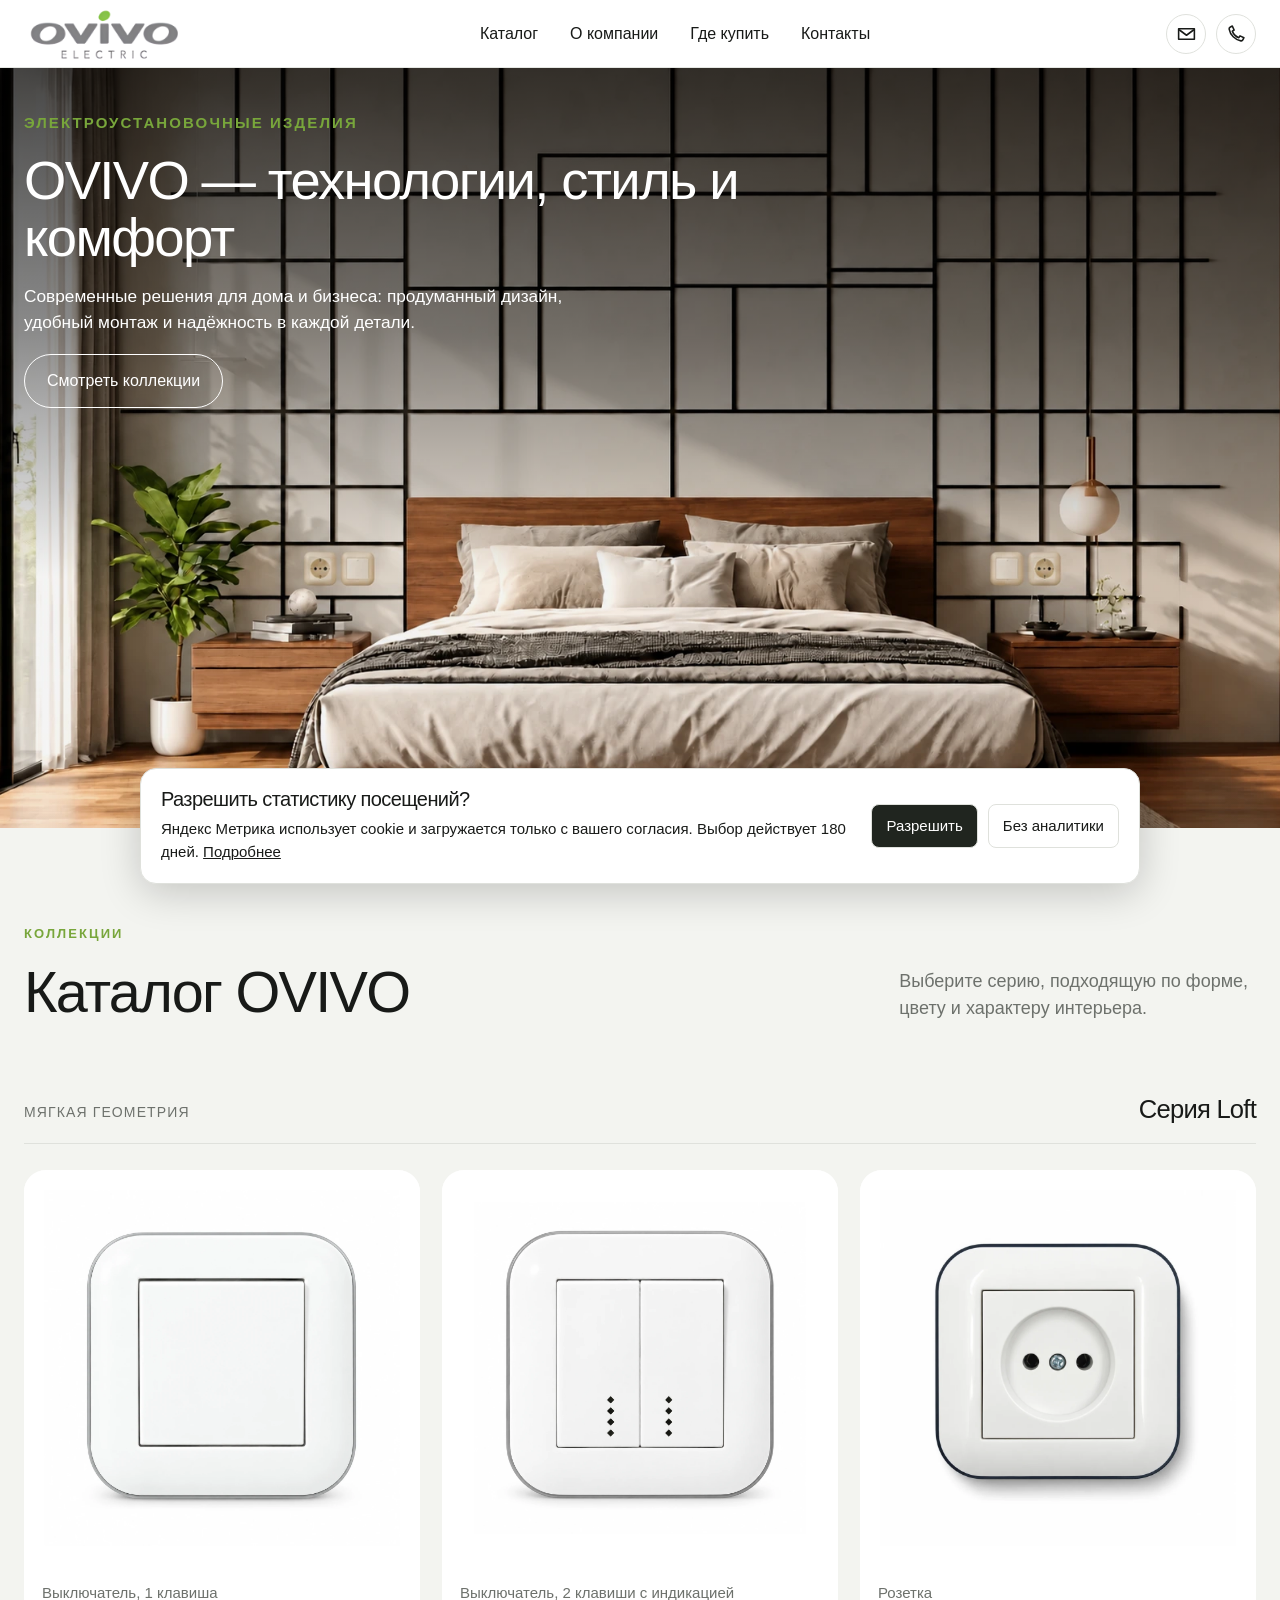
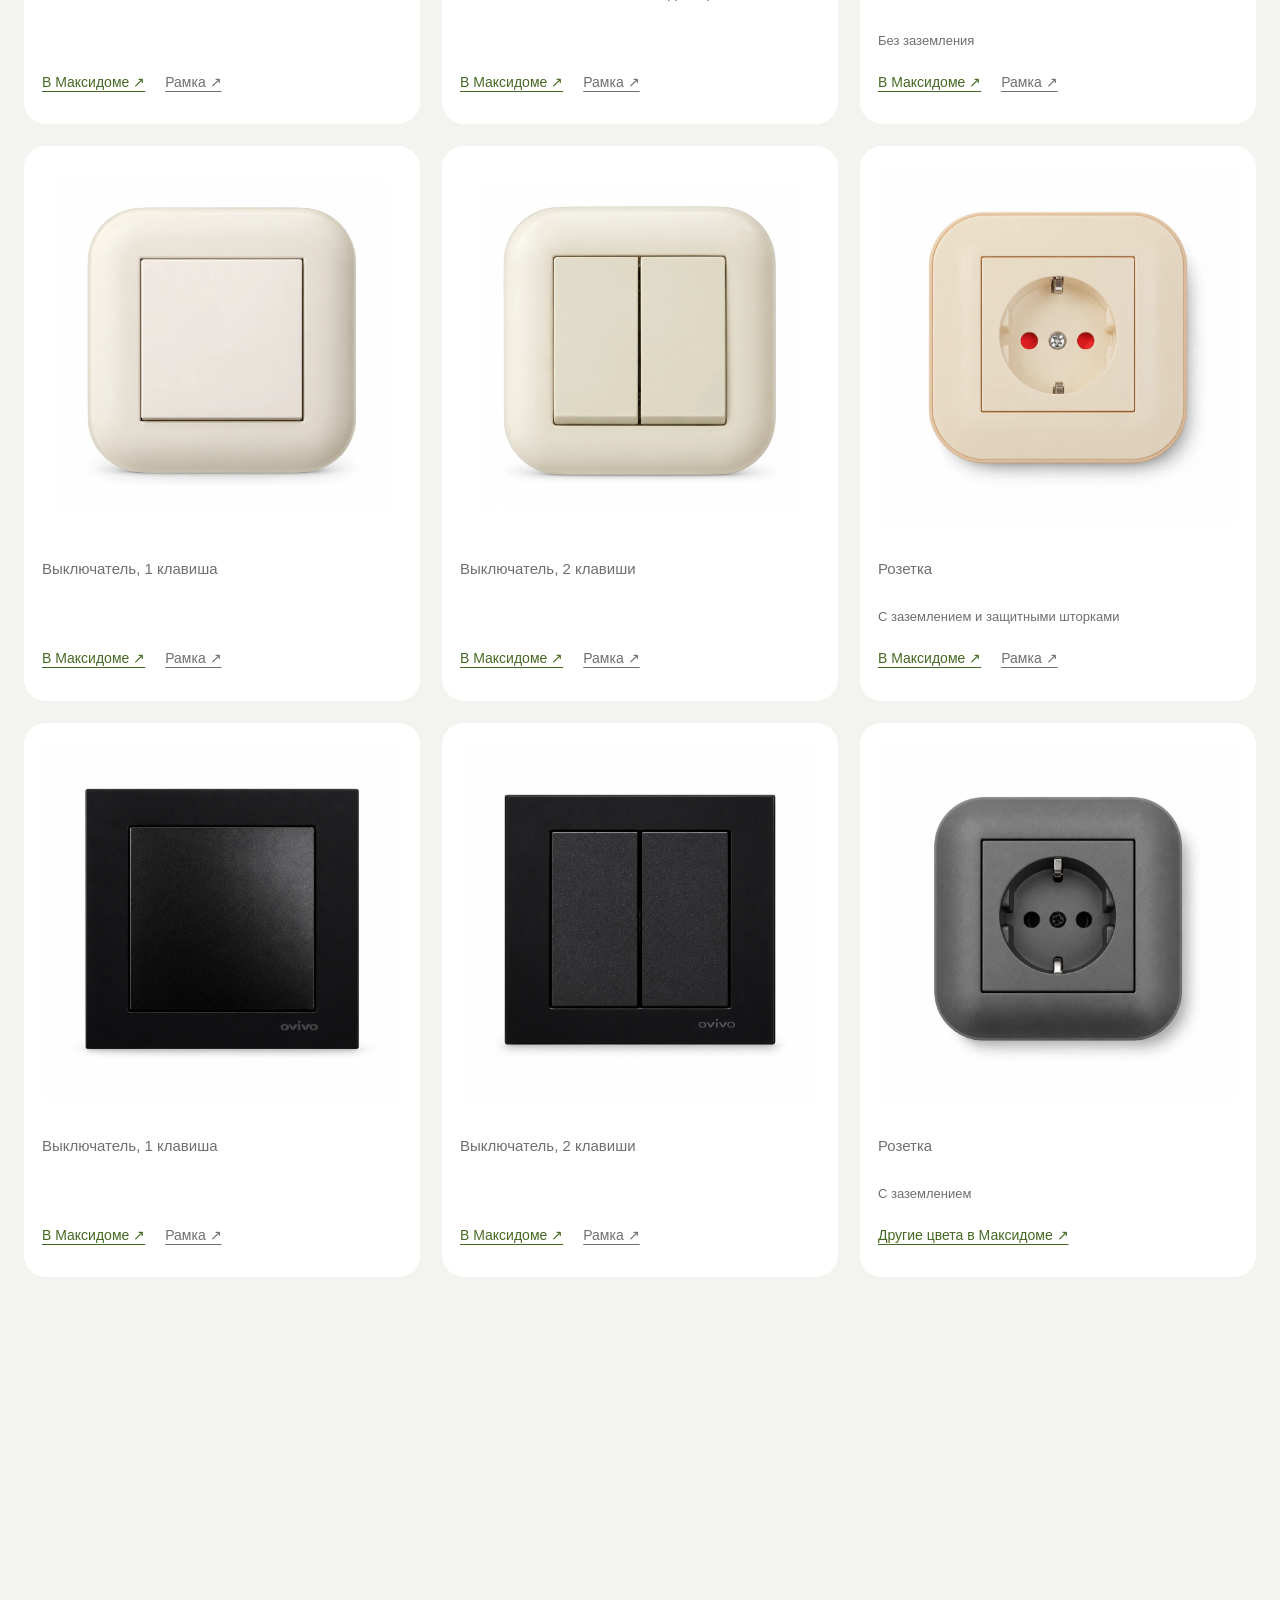
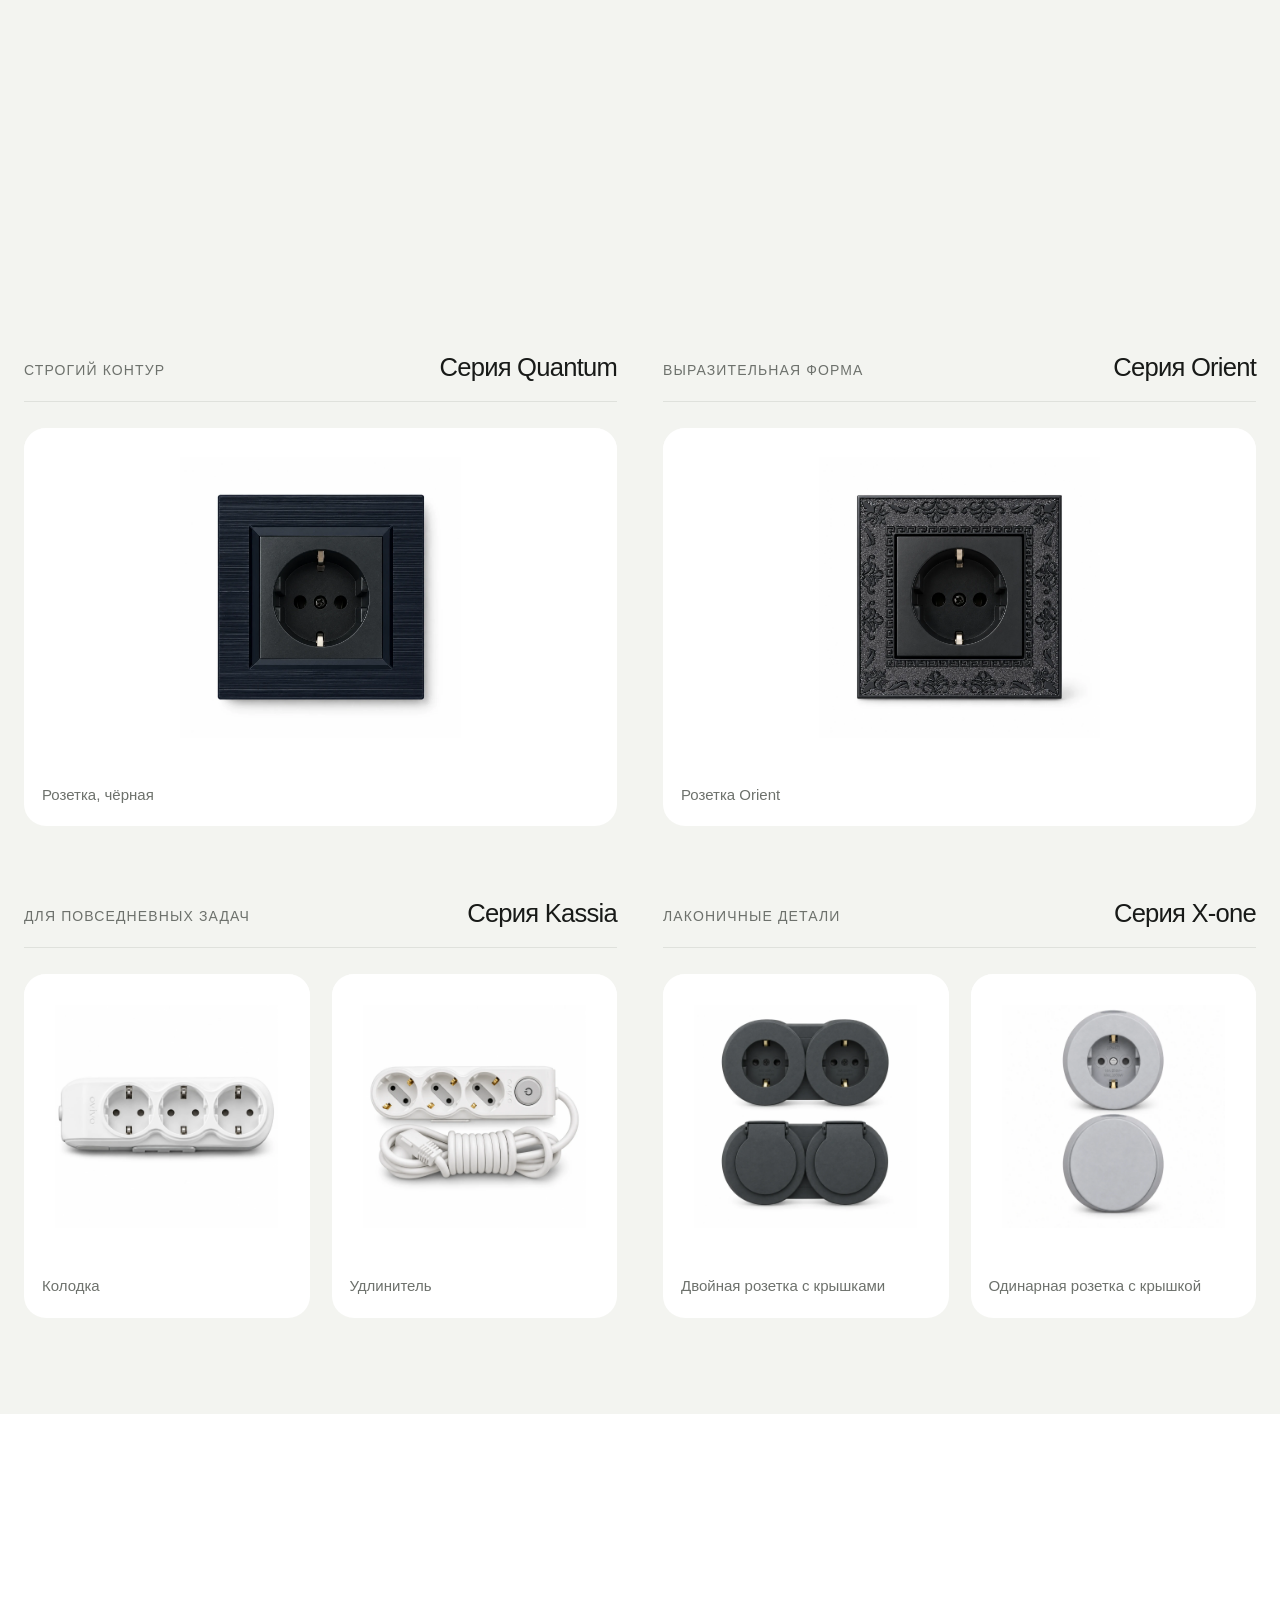
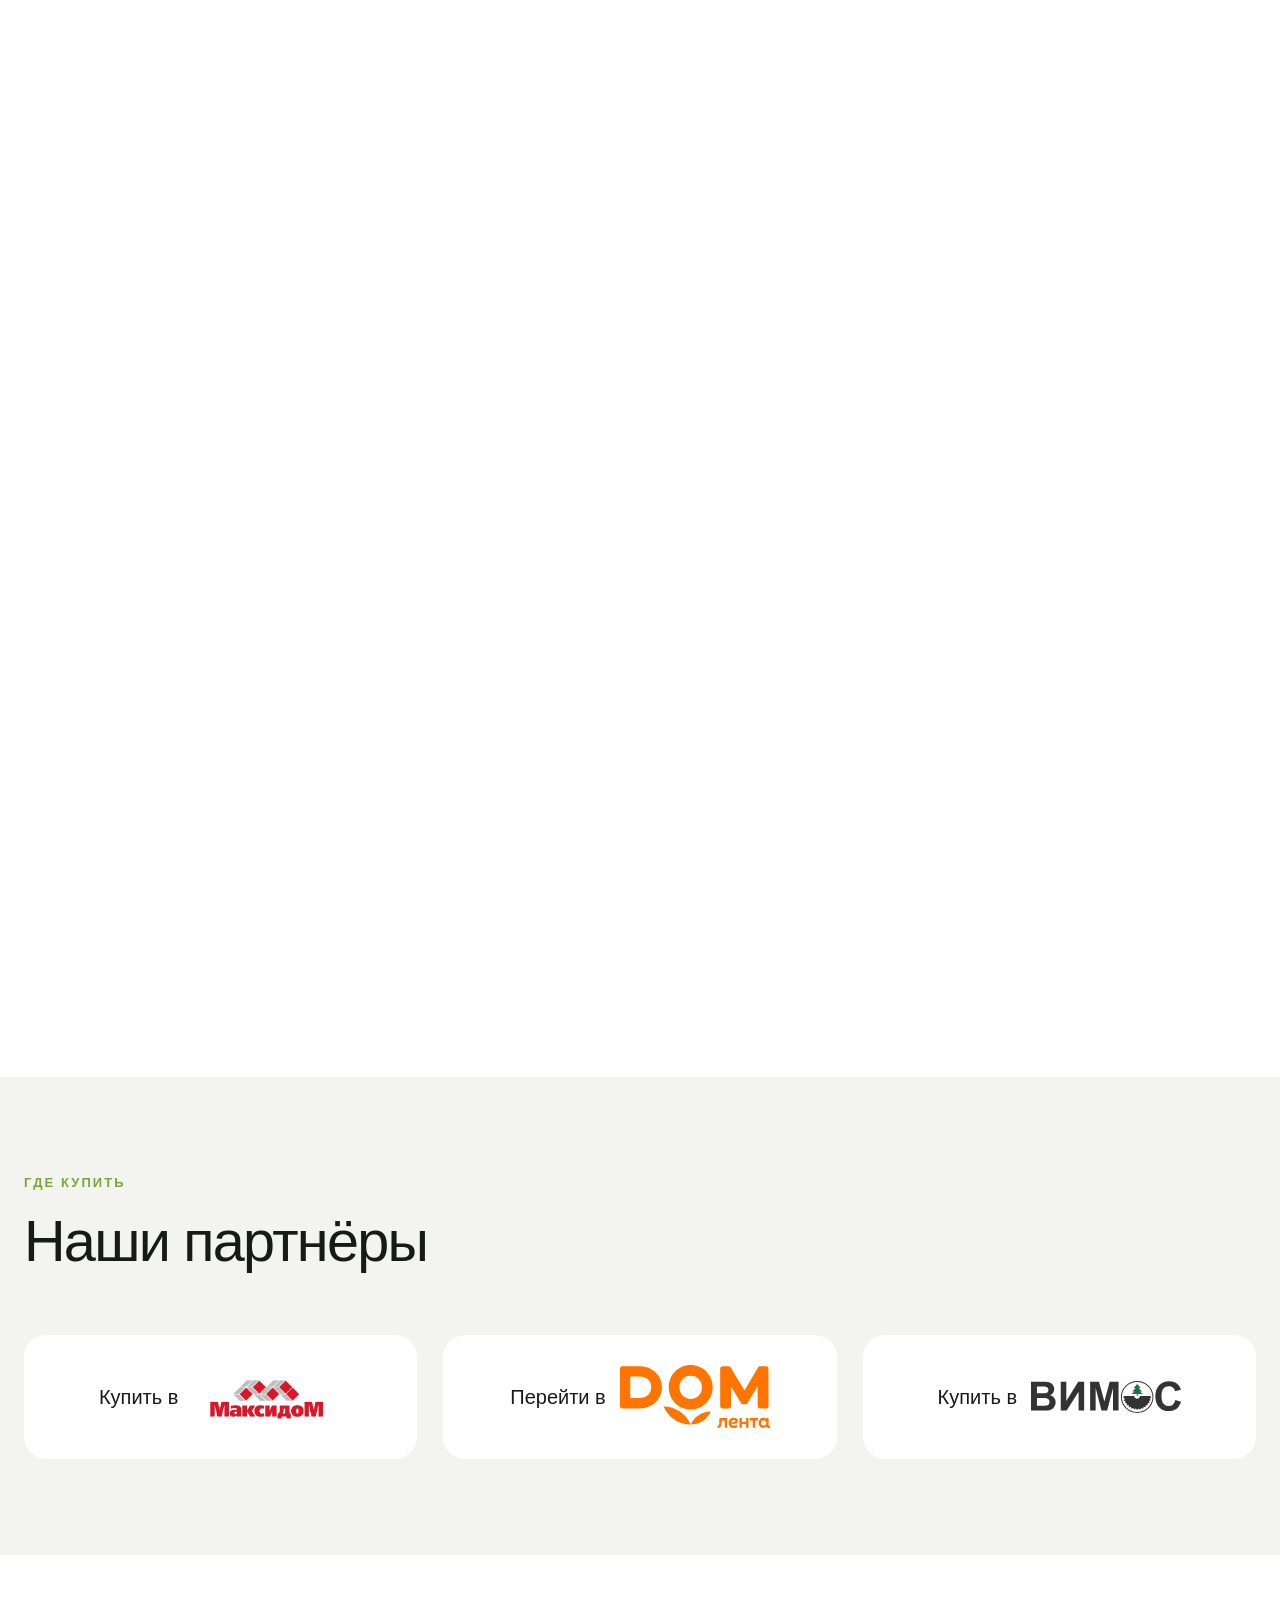
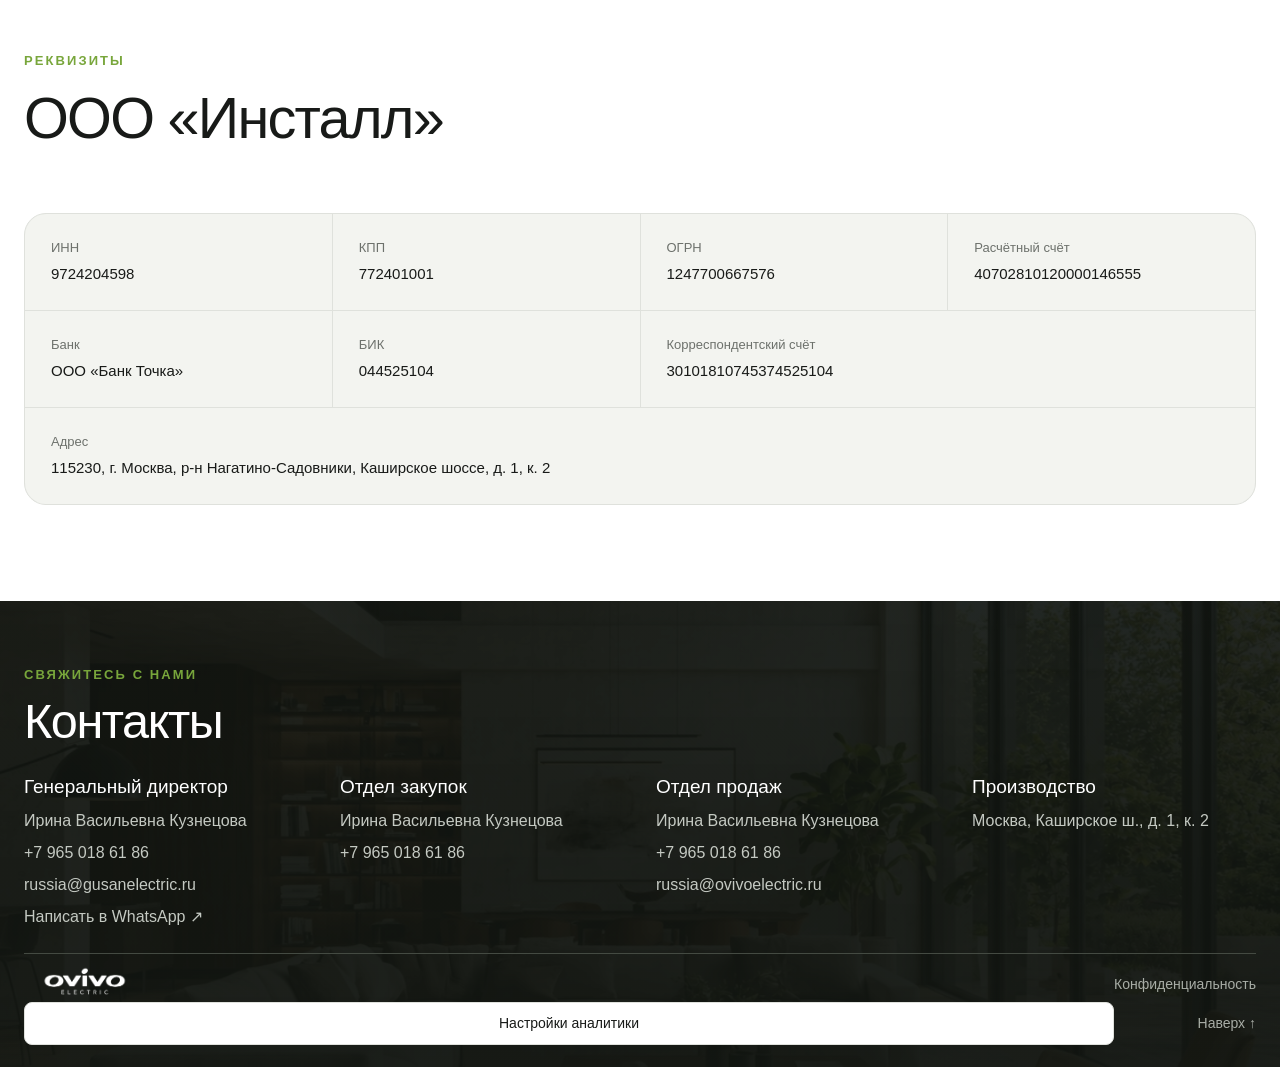
<file: index.html>
<!doctype html>
<html lang="ru">
  <head>
    <meta charset="utf-8" />
    <meta name="viewport" content="width=device-width, initial-scale=1" />
    <meta
      name="description"
      content="Электроустановочные изделия OVIVO российского производства: розетки, выключатели, удлинители и современные коллекции для дома и бизнеса."
    />
    <meta name="robots" content="index, follow, max-image-preview:large" />
    <meta property="og:type" content="website" />
    <meta property="og:locale" content="ru_RU" />
    <meta property="og:site_name" content="OVIVO Electric" />
    <meta
      property="og:title"
      content="Электроустановочные изделия OVIVO — производство в Москве"
    />
    <meta
      property="og:description"
      content="Розетки, выключатели, удлинители и современные коллекции OVIVO для дома и бизнеса."
    />
    <meta name="twitter:card" content="summary_large_image" />
    <title>Электроустановочные изделия OVIVO — производство в Москве</title>
    <link rel="icon" href="./assets/images/favicon.svg" type="image/svg+xml" />
    <link
      rel="preload"
      href="./assets/images/hero-background-mirrored.webp"
      as="image"
      type="image/webp"
      fetchpriority="high"
    />
    <link rel="stylesheet" href="./style.css?v=13" />
    <script src="script.js?v=2" defer></script>
    <script src="analytics.js?v=20261113" defer></script>
    <script type="application/ld+json">
      {
        "@context": "https://schema.org",
        "@type": "Organization",
        "name": "OVIVO Electric",
        "legalName": "Общество с ограниченной ответственностью «Инсталл»",
        "description": "Производство электроустановочных изделий OVIVO",
        "taxID": "9724204598",
        "identifier": [
          {
            "@type": "PropertyValue",
            "propertyID": "КПП",
            "value": "772401001"
          },
          {
            "@type": "PropertyValue",
            "propertyID": "ОГРН",
            "value": "1247700667576"
          }
        ],
        "telephone": "+7-965-018-61-86",
        "email": "russia@ovivoelectric.ru",
        "address": {
          "@type": "PostalAddress",
          "postalCode": "115230",
          "addressLocality": "Москва",
          "streetAddress": "р-н Нагатино-Садовники, Каширское шоссе, д. 1, к. 2",
          "addressCountry": "RU"
        }
      }
    </script>
  </head>
  <body>
    <header class="site-header">
      <a class="logo" href="#top" aria-label="OVIVO — на главную">
        <img
          src="./assets/images/ovivo-logo.png"
          width="1080"
          height="1080"
          alt="OVIVO Electric"
        />
      </a>
      <button
        class="menu-toggle"
        type="button"
        aria-expanded="false"
        aria-controls="main-menu"
      >
        <span class="sr-only">Открыть меню</span>
        <span aria-hidden="true">☰</span>
      </button>
      <nav id="main-menu" class="main-nav" aria-label="Основная навигация">
        <a href="#catalog">Каталог</a>
        <a href="#about">О компании</a>
        <a href="#partners">Где купить</a>
        <a href="#contacts">Контакты</a>
      </nav>
      <div class="header-contacts" aria-label="Быстрые контакты">
        <a
          href="mailto:russia@ovivoelectric.ru"
          aria-label="Написать по электронной почте"
          ><svg viewBox="0 0 24 24" aria-hidden="true" focusable="false">
            <path d="M3 6.5h18v12H3z" />
            <path d="m4 8 8 6 8-6" />
          </svg></a
        >
        <a href="tel:+79650186186" aria-label="Позвонить"
          ><svg viewBox="0 0 24 24" aria-hidden="true" focusable="false">
            <path
              d="M7.2 3.5 4.6 4.8c-.8.4-1.2 1.3-1 2.2 1.2 6.7 6.7 12.2 13.4 13.4.9.2 1.8-.2 2.2-1l1.3-2.6-4.5-2.1-1.3 2.1c-3.3-1.2-6.3-4.2-7.5-7.5L9.3 8z"
            />
          </svg></a
        >
      </div>
    </header>

    <main id="top">
      <section class="hero" aria-labelledby="hero-title">
        <div class="hero__content">
          <p class="eyebrow">Электроустановочные изделия</p>
          <h1 id="hero-title">OVIVO — технологии, стиль и комфорт</h1>
          <p>
            Современные решения для дома и бизнеса: продуманный дизайн, удобный
            монтаж и надёжность в каждой детали.
          </p>
          <a class="button button--light" href="#catalog">Смотреть коллекции</a>
        </div>
      </section>

      <section
        id="catalog"
        class="catalog section section--soft"
        aria-labelledby="catalog-title"
      >
        <div class="section-heading section-heading--split">
          <div>
            <p class="eyebrow">Коллекции</p>
            <h2 id="catalog-title">Каталог OVIVO</h2>
          </div>
          <p>
            Выберите серию, подходящую по форме, цвету и характеру интерьера.
          </p>
        </div>

        <article class="collection" aria-labelledby="loft-title">
          <div class="collection__heading"><p>Мягкая геометрия</p><h3 id="loft-title">Серия Loft</h3></div>
          <div class="product-grid product-grid--loft" id="loft-switches">
            <figure class="switch-card">
                <img src="./assets/images/loft-white-single-framed.webp" width="1080" height="1080" alt="Выключатель OVIVO Loft, 1 клавиша, белый, с рамкой" loading="lazy" />
                <figcaption><span class="product-title">Выключатель, 1 клавиша</span><div class="product-links">
                  <a class="product-source" href="https://www.maxidom.ru/catalog/vyklyuchateli-vstraivaemye/1001430035/" target="_blank" rel="noopener noreferrer" aria-label="Выключатель OVIVO Loft, 1 клавиша, белый, с рамкой в Максидоме — откроется в новой вкладке">В Максидоме ↗</a>
                  <a class="product-source" href="https://www.maxidom.ru/catalog/ramki-dlya-rozetok-vyklyuchateley-nakladki-dekorativnye/1001430059/" target="_blank" rel="noopener noreferrer" aria-label="Рамка Loft, белый, в Максидоме — откроется в новой вкладке">Рамка ↗</a>
                </div></figcaption>
              </figure>
            <figure class="switch-card">
                <img src="./assets/images/loft-white-double-framed.webp" width="1080" height="1080" alt="Выключатель OVIVO Loft, 2 клавиши с индикацией, белый, с рамкой" loading="lazy" />
                <figcaption><span class="product-title">Выключатель, 2 клавиши с индикацией</span><div class="product-links">
                  <a class="product-source" href="https://www.maxidom.ru/catalog/vyklyuchateli-vstraivaemye/1001430041/" target="_blank" rel="noopener noreferrer" aria-label="Выключатель OVIVO Loft, 2 клавиши с индикацией, белый, с рамкой в Максидоме — откроется в новой вкладке">В Максидоме ↗</a>
                  <a class="product-source" href="https://www.maxidom.ru/catalog/ramki-dlya-rozetok-vyklyuchateley-nakladki-dekorativnye/1001430059/" target="_blank" rel="noopener noreferrer" aria-label="Рамка Loft, белый, в Максидоме — откроется в новой вкладке">Рамка ↗</a>
                </div></figcaption>
              </figure>
            <figure><img src="./assets/images/loft-socket-white.webp" width="1080" height="1080" alt="Розетка Loft белая с рамкой" loading="lazy" /><figcaption><span class="product-title">Розетка</span><span class="product-note">Без заземления</span><div class="product-links"><a class="product-source" href="https://www.maxidom.ru/catalog/rozetki-vstraivaemye/1001430049/" target="_blank" rel="noopener noreferrer" aria-label="Белая розетка Loft без заземления в Максидоме — откроется в новой вкладке">В Максидоме ↗</a><a class="product-source" href="https://www.maxidom.ru/catalog/ramki-dlya-rozetok-vyklyuchateley-nakladki-dekorativnye/1001430061/" target="_blank" rel="noopener noreferrer" aria-label="Рамка Loft белая с чёрным кантом в Максидоме — откроется в новой вкладке">Рамка ↗</a></div></figcaption></figure>
            <figure class="switch-card">
                <img src="./assets/images/loft-cream-single-framed.webp" width="1080" height="1080" alt="Выключатель OVIVO Loft, 1 клавиша, кремовый, с рамкой" loading="lazy" />
                <figcaption><span class="product-title">Выключатель, 1 клавиша</span><div class="product-links">
                  <a class="product-source" href="https://www.maxidom.ru/catalog/vyklyuchateli-vstraivaemye/1001430036/" target="_blank" rel="noopener noreferrer" aria-label="Выключатель OVIVO Loft, 1 клавиша, кремовый, с рамкой в Максидоме — откроется в новой вкладке">В Максидоме ↗</a>
                  <a class="product-source" href="https://www.maxidom.ru/catalog/ramki-dlya-rozetok-vyklyuchateley-nakladki-dekorativnye/1001430060/" target="_blank" rel="noopener noreferrer" aria-label="Рамка Loft, кремовый, в Максидоме — откроется в новой вкладке">Рамка ↗</a>
                </div></figcaption>
              </figure>
            <figure class="switch-card">
                <img src="./assets/images/loft-cream-double-framed.webp" width="1080" height="1080" alt="Выключатель OVIVO Loft, 2 клавиши, кремовый, с рамкой" loading="lazy" />
                <figcaption><span class="product-title">Выключатель, 2 клавиши</span><div class="product-links">
                  <a class="product-source" href="https://www.maxidom.ru/catalog/vyklyuchateli-vstraivaemye/1001430040/" target="_blank" rel="noopener noreferrer" aria-label="Выключатель OVIVO Loft, 2 клавиши, кремовый, с рамкой в Максидоме — откроется в новой вкладке">В Максидоме ↗</a>
                  <a class="product-source" href="https://www.maxidom.ru/catalog/ramki-dlya-rozetok-vyklyuchateley-nakladki-dekorativnye/1001430060/" target="_blank" rel="noopener noreferrer" aria-label="Рамка Loft, кремовый, в Максидоме — откроется в новой вкладке">Рамка ↗</a>
                </div></figcaption>
              </figure>
            <figure><img src="./assets/images/loft-socket-beige.webp" width="1080" height="1080" alt="Розетка Loft кремовая с заземлением и защитными шторками, с рамкой" loading="lazy" /><figcaption><span class="product-title">Розетка</span><span class="product-note">С заземлением и защитными шторками</span><div class="product-links"><a class="product-source" href="https://www.maxidom.ru/catalog/rozetki-vstraivaemye/1001430054/" target="_blank" rel="noopener noreferrer" aria-label="Кремовая розетка Loft с заземлением и защитными шторками в Максидоме — откроется в новой вкладке">В Максидоме ↗</a><a class="product-source" href="https://www.maxidom.ru/catalog/ramki-dlya-rozetok-vyklyuchateley-nakladki-dekorativnye/1001430060/" target="_blank" rel="noopener noreferrer" aria-label="Кремовая рамка Loft в Максидоме — откроется в новой вкладке">Рамка ↗</a></div></figcaption></figure>
            <figure class="switch-card">
                <img src="./assets/images/loft-black-single-framed.webp" width="1080" height="1080" alt="Выключатель OVIVO Loft, 1 клавиша, чёрный, с рамкой" loading="lazy" />
                <figcaption><span class="product-title">Выключатель, 1 клавиша</span><div class="product-links">
                  <a class="product-source" href="https://www.maxidom.ru/catalog/vyklyuchateli-vstraivaemye/1001453058/" target="_blank" rel="noopener noreferrer" aria-label="Выключатель OVIVO Loft, 1 клавиша, чёрный, с рамкой в Максидоме — откроется в новой вкладке">В Максидоме ↗</a>
                  <a class="product-source" href="https://www.maxidom.ru/catalog/ramki-dlya-rozetok-vyklyuchateley-nakladki-dekorativnye/1001548038/" target="_blank" rel="noopener noreferrer" aria-label="Рамка Loft, чёрный, в Максидоме — откроется в новой вкладке">Рамка ↗</a>
                </div></figcaption>
              </figure>
            <figure class="switch-card">
                <img src="./assets/images/loft-black-double-framed.webp" width="1080" height="1080" alt="Выключатель OVIVO Loft, 2 клавиши, чёрный, с рамкой" loading="lazy" />
                <figcaption><span class="product-title">Выключатель, 2 клавиши</span><div class="product-links">
                  <a class="product-source" href="https://www.maxidom.ru/catalog/vyklyuchateli-vstraivaemye/1001453059/" target="_blank" rel="noopener noreferrer" aria-label="Выключатель OVIVO Loft, 2 клавиши, чёрный, с рамкой в Максидоме — откроется в новой вкладке">В Максидоме ↗</a>
                  <a class="product-source" href="https://www.maxidom.ru/catalog/ramki-dlya-rozetok-vyklyuchateley-nakladki-dekorativnye/1001548038/" target="_blank" rel="noopener noreferrer" aria-label="Рамка Loft, чёрный, в Максидоме — откроется в новой вкладке">Рамка ↗</a>
                </div></figcaption>
              </figure>
            <figure><img src="./assets/images/loft-socket-smoke.webp" width="1080" height="1080" alt="Розетка Loft дымчатая с рамкой" loading="lazy" /><figcaption><span class="product-title">Розетка</span><span class="product-note">С заземлением</span><div class="product-links"><a class="product-source product-source--alternatives" href="https://www.maxidom.ru/colls/5785/" target="_blank" rel="noopener noreferrer" aria-label="Другие цвета серии Loft в Максидоме — откроется в новой вкладке">Другие цвета в Максидоме ↗</a></div></figcaption></figure>
          </div>
        </article>

        <article class="collection" aria-labelledby="grano-title">
          <div class="collection__heading">
            <p>Чёткие линии</p>
            <h3 id="grano-title">Серия Grano</h3>
          </div>
          <div class="product-grid product-grid--balanced">

            <figure>
              <img
                src="./assets/images/grano-socket-black.webp"
                width="1080"
                height="1080"
                alt="Розетка Grano чёрного цвета"
                loading="lazy"
              />
              <figcaption>Розетка, чёрная</figcaption>
            </figure>

            <figure>
              <img
                src="./assets/images/grano-socket-white.webp"
                width="1080"
                height="1080"
                alt="Розетка Grano белого цвета"
                loading="lazy"
              />
              <figcaption>Розетка, белая</figcaption>
            </figure>
            <figure>
              <img
                src="./assets/images/grano-socket-smoke.webp"
                width="1080"
                height="1080"
                alt="Розетка Grano дымчатого цвета"
                loading="lazy"
              />
              <figcaption>Розетка, дымчатая</figcaption>
            </figure>
          </div>
        </article>

        <div class="collection-pair">
          <article
            class="collection collection--compact"
            aria-labelledby="quantum-title"
          >
            <div class="collection__heading">
              <p>Строгий контур</p>
              <h3 id="quantum-title">Серия Quantum</h3>
            </div>
            <div class="product-grid product-grid--single">
              <figure>
                <img
                  src="./assets/images/quantum-socket-black.webp"
                  width="1080"
                  height="1080"
                  alt="Розетка Quantum чёрного цвета"
                  loading="lazy"
                />
                <figcaption>Розетка, чёрная</figcaption>
              </figure>

            </div>
          </article>
          <article
            class="collection collection--compact"
            aria-labelledby="orient-title"
          >
            <div class="collection__heading">
              <p>Выразительная форма</p>
              <h3 id="orient-title">Серия Orient</h3>
            </div>
            <div class="product-grid product-grid--single">
              <figure>
                <img
                  src="./assets/images/orient-socket.webp"
                  width="1080"
                  height="1080"
                  alt="Розетка Orient"
                  loading="lazy"
                />
                <figcaption>Розетка Orient</figcaption>
              </figure>

            </div>
          </article>
        </div>

        <div class="collection-pair">
          <article
            class="collection collection--compact"
            aria-labelledby="kassia-title"
          >
            <div class="collection__heading">
              <p>Для повседневных задач</p>
              <h3 id="kassia-title">Серия Kassia</h3>
            </div>
            <div class="product-grid product-grid--two">
              <figure>
                <img
                  src="./assets/images/kassia-socket-block.webp"
                  width="1080"
                  height="1080"
                  alt="Колодка Kassia"
                  loading="lazy"
                />
                <figcaption>Колодка</figcaption>
              </figure>
              <figure>
                <img
                  src="./assets/images/kassia-extension-cord.webp"
                  width="1080"
                  height="1080"
                  alt="Удлинитель Kassia"
                  loading="lazy"
                />
                <figcaption>Удлинитель</figcaption>
              </figure>
            </div>
          </article>
          <article
            class="collection collection--compact"
            aria-labelledby="xone-title"
          >
            <div class="collection__heading">
              <p>Лаконичные детали</p>
              <h3 id="xone-title">Серия X‑one</h3>
            </div>
            <div class="product-grid product-grid--two">
              <figure>
                <img
                  src="./assets/images/x-one-product.webp"
                  width="1080"
                  height="1080"
                  alt="Двойная розетка X-one: открытые гнёзда и закрытые крышки"
                  loading="lazy"
                />
                <figcaption>Двойная розетка с крышками</figcaption>
              </figure>
              <figure>
                <img
                  src="./assets/images/x-one-interior.webp"
                  width="1080"
                  height="1080"
                  alt="Одинарная розетка X-one: открытое гнездо и закрытая крышка"
                  loading="lazy"
                />
                <figcaption>Одинарная розетка с крышкой</figcaption>
              </figure>
            </div>
          </article>
        </div>
      </section>

      <section id="about" class="about section" aria-labelledby="about-title">
        <img
          src="./assets/images/about-production.webp"
          width="1400"
          height="1050"
          alt="Производство электроустановочных изделий OVIVO"
          loading="lazy"
        />
        <div class="about__content">
          <p class="eyebrow">О компании</p>
          <h2 id="about-title">Наша история</h2>
          <p>
            Совместный российско-турецкий проект по производству
            электроустановочных изделий.
          </p>
          <p>
            Продукция OVIVO отличается современным дизайном, безопасностью в
            использовании, доступностью по цене и высоким качеством.
          </p>
        </div>
      </section>

      <section
        class="advantages section section--dark"
        aria-labelledby="advantages-title"
      >
        <div class="section-heading section-heading--split">
          <div>
            <p class="eyebrow">Почему OVIVO</p>
            <h2 id="advantages-title">Преимущества продукта</h2>
          </div>
          <p>
            Качества, которые выделяют продукцию среди аналогичных товаров на
            рынке.
          </p>
        </div>
        <div class="advantages-grid">
          <article>
            <h3>Удобный монтаж</h3>
            <p>
              Конструкция разработана с учётом простоты установки и экономит
              время.
            </p>
          </article>
          <article>
            <h3>Современный дизайн</h3>
            <p>
              Актуальный внешний вид изделий подходит для разных интерьерных
              решений.
            </p>
          </article>
          <article>
            <h3>Безопасность</h3>
            <p>
              Продукция проходит контроль качества и соответствует стандартам
              безопасности.
            </p>
          </article>
          <article>
            <h3>Доступная цена</h3>
            <p>Конкурентоспособная стоимость без ущерба для качества.</p>
          </article>
        </div>
      </section>

      <section
        id="partners"
        class="partners section section--soft"
        aria-labelledby="partners-title"
      >
        <div class="section-heading">
          <p class="eyebrow">Где купить</p>
          <h2 id="partners-title">Наши партнёры</h2>
        </div>
        <div class="partner-grid">
          <a
            href="https://www.maxidom.ru/search/catalog/?q=ovivo"
            target="_blank"
            rel="noopener noreferrer"
            aria-label="Купить OVIVO в Максидоме"
            ><span>Купить в</span><img
              src="./assets/images/partner-maxidom-logo.png"
              width="1954"
              height="734"
              alt="Максидом"
              loading="lazy"
            /></a
          >
          <a href="https://domlenta.ru/" target="_blank" rel="noopener noreferrer" aria-label="Открыть сайт ДОМ Лента">
            <span>Перейти в</span>
            <img src="./assets/images/partner-dom-lenta-logo.svg" width="83" height="35" alt="ДОМ Лента" loading="lazy" />
          </a>
          <a
            href="https://vsevolojsk.vimos.ru/advanced-search?text=OVIVO&amp;cards-variant=vertical"
            target="_blank"
            rel="noopener noreferrer"
            aria-label="Купить OVIVO в Вимосе"
            ><span>Купить в</span><img
              src="./assets/images/partner-vimos-logo.svg"
              width="128"
              height="28"
              alt="Вимос"
              loading="lazy"
            /></a
          >
        </div>
      </section>
      <section class="legal-details section" aria-labelledby="legal-title">
        <div class="section-heading">
          <p class="eyebrow">Реквизиты</p>
          <h2 id="legal-title">ООО «Инсталл»</h2>
        </div>
        <dl class="legal-details__grid">
          <div>
            <dt>ИНН</dt>
            <dd>9724204598</dd>
          </div>
          <div>
            <dt>КПП</dt>
            <dd>772401001</dd>
          </div>
          <div>
            <dt>ОГРН</dt>
            <dd>1247700667576</dd>
          </div>
          <div>
            <dt>Расчётный счёт</dt>
            <dd>40702810120000146555</dd>
          </div>
          <div>
            <dt>Банк</dt>
            <dd>ООО «Банк Точка»</dd>
          </div>
          <div>
            <dt>БИК</dt>
            <dd>044525104</dd>
          </div>
          <div class="legal-details__wide">
            <dt>Корреспондентский счёт</dt>
            <dd>30101810745374525104</dd>
          </div>
          <div class="legal-details__address">
            <dt>Адрес</dt>
            <dd>
              115230, г. Москва, р-н Нагатино-Садовники, Каширское шоссе, д. 1,
              к. 2
            </dd>
          </div>
        </dl>
      </section>
    </main>

    <footer id="contacts" class="site-footer">
      <div class="footer-heading">
        <p class="eyebrow">Свяжитесь с нами</p>
        <h2>Контакты</h2>
      </div>
      <div class="footer-grid">
        <section aria-labelledby="director-title">
          <h3 id="director-title">Генеральный директор</h3>
          <p>Ирина Васильевна Кузнецова</p>
          <a href="tel:+79650186186">+7 965 018 61 86</a>
          <a href="mailto:russia@gusanelectric.ru">russia@gusanelectric.ru</a>
          <a href="https://wa.me/79650186186" target="_blank" rel="noopener noreferrer">Написать в WhatsApp ↗</a>
        </section>
        <section aria-labelledby="purchase-title">
          <h3 id="purchase-title">Отдел закупок</h3>
          <p>Ирина Васильевна Кузнецова</p>
          <a href="tel:+79650186186">+7 965 018 61 86</a>
        </section>
        <section aria-labelledby="sales-title">
          <h3 id="sales-title">Отдел продаж</h3>
          <p>Ирина Васильевна Кузнецова</p>
          <a href="tel:+79650186186">+7 965 018 61 86</a
          ><a href="mailto:russia@ovivoelectric.ru">russia@ovivoelectric.ru</a>
        </section>
        <section aria-labelledby="address-title">
          <h3 id="address-title">Производство</h3>
          <address>Москва, Каширское ш., д. 1, к. 2</address>
        </section>
      </div>
      <div class="footer-bottom">
        <img
          src="./assets/images/ovivo-logo.png"
          width="1080"
          height="1080"
          alt="OVIVO Electric"
        />
        <a href="privacy.html">Конфиденциальность</a>
        <button class="analytics-settings" type="button" hidden>Настройки аналитики</button>
        <a href="#top">Наверх ↑</a>
      </div>
    </footer>
<section class="analytics-banner" id="analytics-banner" role="region" aria-labelledby="analytics-title" data-nosnippet hidden>
  <div><h2 id="analytics-title">Разрешить статистику посещений?</h2><p>Яндекс Метрика использует cookie и загружается только с вашего согласия. Выбор действует 180 дней. <a href="privacy.html">Подробнее</a></p></div>
  <div class="analytics-actions"><button id="analytics-accept" type="button">Разрешить</button><button id="analytics-reject" type="button">Без аналитики</button></div>
</section>
  </body>
</html>
</file>
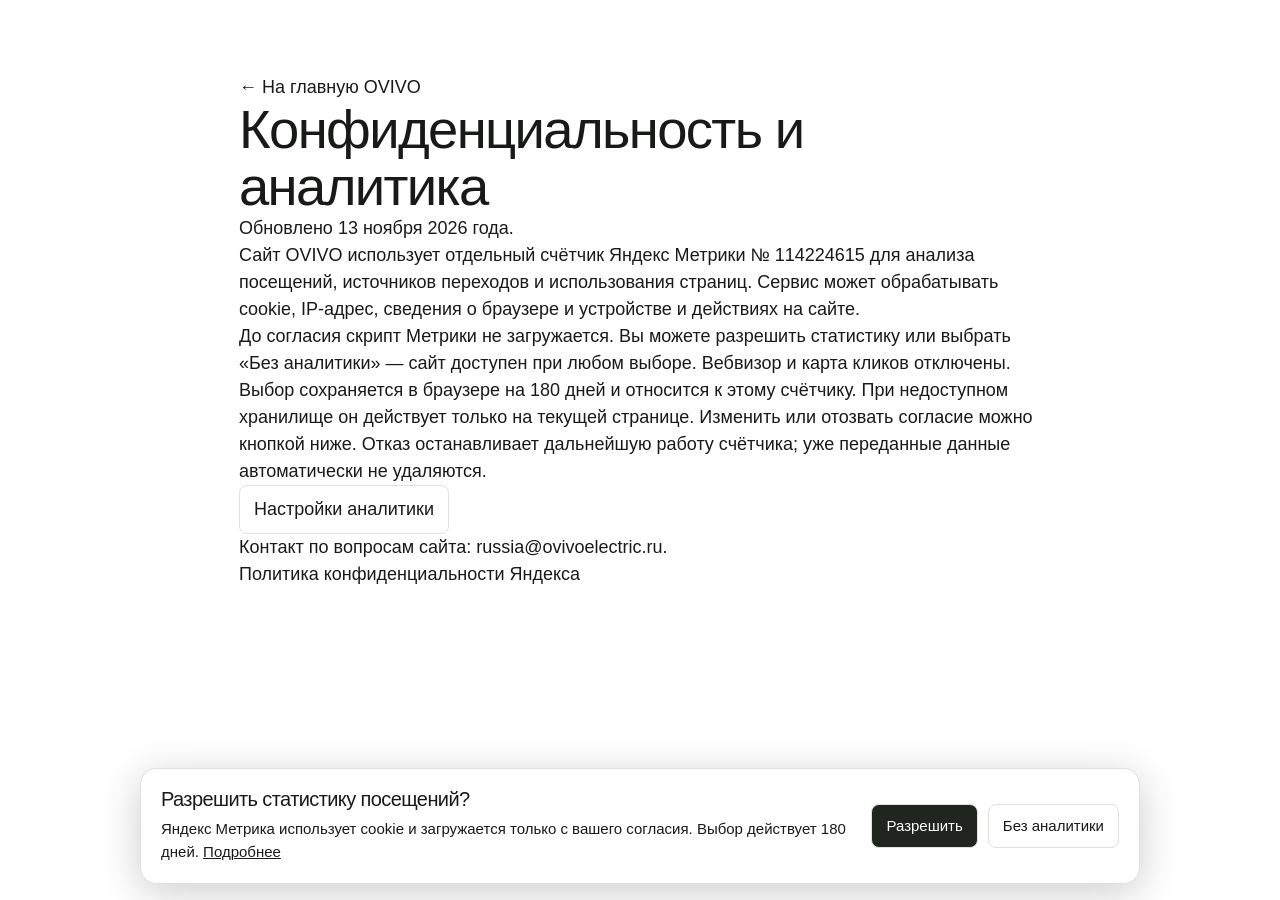
<file: privacy.html>
<!doctype html><html lang="ru"><head><meta charset="utf-8"><meta name="viewport" content="width=device-width,initial-scale=1"><meta name="robots" content="noindex,follow"><title>Конфиденциальность — OVIVO</title><link rel="stylesheet" href="style.css?v=13"><script src="analytics.js?v=20261113" defer></script></head><body><main class="privacy-content"><a href="/">← На главную OVIVO</a><h1>Конфиденциальность и аналитика</h1><p>Обновлено 13 ноября 2026 года.</p><p>Сайт OVIVO использует отдельный счётчик Яндекс Метрики № 114224615 для анализа посещений, источников переходов и использования страниц. Сервис может обрабатывать cookie, IP-адрес, сведения о браузере и устройстве и действиях на сайте.</p><p>До согласия скрипт Метрики не загружается. Вы можете разрешить статистику или выбрать «Без аналитики» — сайт доступен при любом выборе. Вебвизор и карта кликов отключены.</p><p>Выбор сохраняется в браузере на 180 дней и относится к этому счётчику. При недоступном хранилище он действует только на текущей странице. Изменить или отозвать согласие можно кнопкой ниже. Отказ останавливает дальнейшую работу счётчика; уже переданные данные автоматически не удаляются.</p><button class="analytics-settings" type="button" hidden>Настройки аналитики</button><p>Контакт по вопросам сайта: <a href="mailto:russia@ovivoelectric.ru">russia@ovivoelectric.ru</a>.</p><p><a href="https://yandex.ru/legal/confidential/">Политика конфиденциальности Яндекса</a></p></main><section class="analytics-banner" id="analytics-banner" role="region" aria-labelledby="analytics-title" data-nosnippet hidden>
  <div><h2 id="analytics-title">Разрешить статистику посещений?</h2><p>Яндекс Метрика использует cookie и загружается только с вашего согласия. Выбор действует 180 дней. <a href="privacy.html">Подробнее</a></p></div>
  <div class="analytics-actions"><button id="analytics-accept" type="button">Разрешить</button><button id="analytics-reject" type="button">Без аналитики</button></div>
</section></body></html>
</file>
<file: style.css>
:root {
  --ink: #181a18;
  --muted: #6d716c;
  --paper: #ffffff;
  --soft: #f3f4f0;
  --line: #dfe1dc;
  --accent: #78a63b;
  --dark: #20251f;
  --radius: 22px;
  --max-width: 1240px;
}

*,
*::before,
*::after {
  box-sizing: border-box;
}

html {
  scroll-behavior: smooth;
  scroll-padding-top: 90px;
}

body {
  margin: 0;
  overflow-x: hidden;
  color: var(--ink);
  background: var(--paper);
  font-family: Arial, Helvetica, sans-serif;
  font-size: 18px;
  line-height: 1.5;
}

body,
button,
a {
  -webkit-font-smoothing: antialiased;
}

img {
  display: block;
  max-width: 100%;
  height: auto;
}

a {
  color: inherit;
  text-decoration: none;
}

p,
h1,
h2,
h3,
figure {
  margin: 0;
}

h1,
h2,
h3 {
  font-weight: 520;
  line-height: 1.05;
  letter-spacing: -0.03em;
  overflow-wrap: anywhere;
}

h1 {
  max-width: 780px;
  font-size: clamp(2.45rem, 4.25vw, 4.45rem);
}

h2 {
  font-size: clamp(2.25rem, 4.5vw, 4.8rem);
}

h3 {
  font-size: clamp(1.45rem, 2vw, 2rem);
}

.sr-only {
  position: absolute;
  width: 1px;
  height: 1px;
  padding: 0;
  overflow: hidden;
  clip: rect(0, 0, 0, 0);
  white-space: nowrap;
  border: 0;
}

.site-header {
  position: sticky;
  z-index: 100;
  top: 0;
  display: grid;
  grid-template-columns: 160px 1fr 90px;
  align-items: center;
  min-height: 68px;
  padding: 7px max(24px, calc((100vw - var(--max-width)) / 2));
  border-bottom: 1px solid rgb(223 225 220 / 80%);
  background: rgb(255 255 255 / 92%);
  backdrop-filter: blur(16px);
}

.logo {
  display: block;
  width: 160px;
  height: 50px;
  overflow: hidden;
}

.logo img {
  width: 220px;
  max-width: none;
  height: 220px;
  transform: translate(-31px, -76px);
}

.main-nav {
  display: flex;
  justify-content: center;
  gap: clamp(18px, 2.5vw, 38px);
  font-size: 16px;
}

.main-nav a,
.header-contacts a {
  transition: color 180ms ease;
}

.main-nav a:hover,
.header-contacts a:hover,
.site-footer a:hover {
  color: var(--accent);
}

.header-contacts {
  display: flex;
  justify-content: flex-end;
  gap: 10px;
}

.header-contacts a {
  display: grid;
  width: 40px;
  height: 40px;
  place-items: center;
  border: 1px solid var(--line);
  border-radius: 50%;
  background: var(--paper);
}

.header-contacts svg {
  width: 21px;
  height: 21px;
  fill: none;
  stroke: currentColor;
  stroke-width: 1.8;
  stroke-linecap: round;
  stroke-linejoin: round;
}

.menu-toggle {
  display: none;
}

.hero {
  min-height: min(760px, calc(100svh - 68px));
  display: flex;
  align-items: flex-start;
  padding: clamp(34px, 3.4vw, 50px)
    max(24px, calc((100vw - var(--max-width)) / 2));
  color: white;
  background:
    linear-gradient(
      180deg,
      rgb(0 0 0 / 72%) 0%,
      rgb(0 0 0 / 45%) 35%,
      rgb(0 0 0 / 4%) 67%,
      rgb(0 0 0 / 4%) 100%
    ),
    url("./assets/images/hero-background-mirrored.webp") center / cover no-repeat;
}

.hero__content {
  display: grid;
  max-width: 820px;
  gap: 18px;
}

.hero__content > p:not(.eyebrow) {
  max-width: 590px;
  font-size: clamp(1rem, 1.35vw, 1.2rem);
}

.eyebrow {
  color: var(--accent);
  font-size: 13px;
  font-weight: 700;
  letter-spacing: 0.16em;
  text-transform: uppercase;
}

.hero .eyebrow {
  font-size: 15px;
  letter-spacing: 0.14em;
}

.button {
  width: fit-content;
  padding: 14px 22px;
  border: 1px solid currentColor;
  border-radius: 100px;
  font-size: 16px;
  transition: 180ms ease;
}

.button:hover {
  color: var(--ink);
  background: var(--paper);
}

.section {
  padding: clamp(64px, 7.5vw, 110px)
    max(24px, calc((100vw - var(--max-width)) / 2));
}

.section--soft {
  background: var(--soft);
}

.section-heading {
  display: grid;
  gap: 18px;
  margin-bottom: clamp(38px, 5vw, 64px);
}

.section-heading > * {
  min-width: 0;
}

.section-heading h2 {
  max-width: 900px;
}

.section-heading--split {
  grid-template-columns: minmax(0, 1.6fr) minmax(260px, 0.7fr);
  align-items: end;
  gap: 60px;
}

.section-heading--split > div {
  display: grid;
  gap: 18px;
}

.section-heading--split > p {
  color: var(--muted);
}

.collection__heading p {
  color: var(--muted);
  font-size: 14px;
  letter-spacing: 0.08em;
  text-transform: uppercase;
}

.advantages-grid p {
  color: var(--muted);
}

.catalog {
  display: grid;
  grid-template-columns: minmax(0, 1fr);
  gap: 74px;
  min-width: 0;
}

.collection {
  display: grid;
  grid-template-columns: minmax(0, 1fr);
  gap: 26px;
  min-width: 0;
}

.collection__heading {
  display: flex;
  align-items: end;
  justify-content: space-between;
  gap: 20px;
  padding-bottom: 20px;
  border-bottom: 1px solid var(--line);
}

.product-grid {
  display: grid;
  grid-template-columns: repeat(3, 1fr);
  gap: 22px;
}

.product-grid--two {
  grid-template-columns: repeat(2, 1fr);
}

.product-grid figure {
  overflow: hidden;
  border-radius: var(--radius);
  background: var(--paper);
}

.product-grid img {
  width: 100%;
  height: auto;
  aspect-ratio: 1 / 1;
  object-fit: contain;
  padding: 5%;
  background: #fff;
  transition: transform 400ms ease;
}

.product-grid img[src*="kassia-"],
.product-grid img[src*="x-one-"] {
  padding: 11%;
}

.product-grid figure:hover img {
  transform: scale(1.025);
}

.product-grid figcaption {
  padding: 16px 18px 20px;
  color: var(--muted);
  font-size: 15px;
}

.collection-pair {
  display: grid;
  grid-template-columns: repeat(2, minmax(0, 1fr));
  gap: 46px;
  min-width: 0;
}

.about {
  display: grid;
  grid-template-columns: 1fr 1fr;
  align-items: stretch;
}

.about {
  padding-top: 0;
  padding-bottom: 0;
}

.about > img {
  width: 100%;
  height: 100%;
  min-height: 500px;
  object-fit: cover;
}

.about__content {
  display: flex;
  flex-direction: column;
  justify-content: center;
  gap: 22px;
  padding: clamp(40px, 5vw, 64px);
}

.about__content p:not(.eyebrow) {
  color: var(--muted);
}

.section--dark {
  color: white;
  background: var(--dark);
}

.section--dark .section-heading--split > p,
.section--dark .advantages-grid p {
  color: #b9beb7;
}

.advantages-grid {
  display: grid;
  grid-template-columns: repeat(2, 1fr);
  gap: 1px;
  overflow: hidden;
  border: 1px solid #444a42;
  border-radius: var(--radius);
  background: #444a42;
}

.advantages-grid article {
  display: grid;
  gap: 20px;
  min-height: 190px;
  padding: clamp(30px, 4vw, 55px);
  background: var(--dark);
}

.partner-grid {
  display: grid;
  grid-template-columns: repeat(3, minmax(0, 1fr));
  gap: 26px;
}

.partner-grid a {
  display: grid;
  grid-template-columns: auto minmax(100px, 150px);
  align-items: center;
  justify-content: center;
  gap: 14px;
  padding: 30px;
  border-radius: var(--radius);
  background: var(--paper);
  transition: transform 180ms ease;
}

.partner-grid a:hover {
  transform: translateY(-4px);
}

.partner-grid img {
  width: 100%;
  max-height: 100px;
  object-fit: contain;
}

.partner-grid span {
  font-size: 20px;
  white-space: nowrap;
}

.site-footer {
  padding: clamp(44px, 5vw, 64px)
    max(24px, calc((100vw - var(--max-width)) / 2)) 22px;
  color: white;
  background:
    linear-gradient(rgb(17 21 17 / 92%), rgb(17 21 17 / 96%)),
    url("./assets/images/footer-background.webp") center / cover;
}

.footer-heading {
  display: grid;
  gap: 12px;
  margin-bottom: 30px;
}

.footer-heading h2 {
  font-size: clamp(2.25rem, 3.8vw, 3.8rem);
}

.footer-grid {
  display: grid;
  grid-template-columns: repeat(4, 1fr);
  gap: 32px;
}

.footer-grid section {
  display: flex;
  flex-direction: column;
  align-items: flex-start;
  gap: 8px;
}

.footer-grid h3 {
  margin-bottom: 4px;
  font-size: 19px;
  letter-spacing: 0;
}

.footer-grid p,
.footer-grid a,
.footer-grid address {
  color: #c4c9c2;
  font-size: 16px;
  font-style: normal;
  overflow-wrap: anywhere;
}

.legal-details {
  background: var(--paper);
}

.legal-details__grid {
  display: grid;
  grid-template-columns: repeat(4, minmax(0, 1fr));
  gap: 1px;
  overflow: hidden;
  margin: 0;
  border: 1px solid var(--line);
  border-radius: var(--radius);
  background: var(--line);
}

.legal-details__grid div {
  min-width: 0;
  padding: 24px 26px;
  background: var(--soft);
}

.legal-details__grid dt {
  margin-bottom: 6px;
  color: var(--muted);
  font-size: 13px;
}

.legal-details__grid dd {
  margin: 0;
  color: var(--ink);
  font-size: 15px;
  overflow-wrap: anywhere;
}

.legal-details__wide {
  grid-column: span 2;
}

.legal-details__address {
  grid-column: span 4;
}

.footer-bottom {
  display: grid;
  grid-template-columns: 1fr auto;
  align-items: center;
  margin-top: 24px;
  padding-top: 12px;
  border-top: 1px solid #444a42;
  color: #a8ada6;
  font-size: 14px;
}

.footer-bottom img {
  width: 120px;
  height: 36px;
  object-fit: cover;
  object-position: center 48%;
  filter: brightness(0) invert(1);
}

.footer-bottom a {
  justify-self: end;
}

.reveal {
  opacity: 0;
  transform: translateY(24px);
  transition:
    opacity 650ms ease,
    transform 650ms ease;
}

.reveal.is-visible {
  opacity: 1;
  transform: none;
}

@media (prefers-reduced-motion: reduce) {
html {
  scroll-behavior: auto;
}

.reveal,
.product-grid img,
.partner-grid a {
  opacity: 1;
    transform: none;
    transition: none;
}
}

@media (max-width: 1050px) {
.site-header {
  grid-template-columns: 150px 1fr 90px;
}

.main-nav {
  gap: 18px;
}

.product-grid {
  grid-template-columns: repeat(2, 1fr);
}

.partner-grid {
  grid-template-columns: repeat(2, 1fr);
}

.footer-grid {
  grid-template-columns: repeat(2, 1fr);
}
}

@media (max-width: 860px) {
.site-header {
  grid-template-columns: 1fr auto;
    min-height: 60px;
    padding: 7px 18px;
}

.logo {
  width: 140px;
    height: 42px;
}

.logo img {
  width: 190px;
    height: 190px;
    transform: translate(-26px, -66px);
}

.menu-toggle {
  display: grid;
    width: 44px;
    height: 44px;
    padding: 0;
    place-items: center;
    border: 1px solid var(--line);
    border-radius: 50%;
    color: var(--ink);
    background: white;
    font: inherit;
    font-size: 24px;
    cursor: pointer;
}

.main-nav {
  position: absolute;
    top: 60px;
    right: 0;
    left: 0;
    display: none;
    flex-direction: column;
    align-items: center;
    gap: 22px;
    padding: 34px 20px 38px;
    border-bottom: 1px solid var(--line);
    background: white;
    box-shadow: 0 18px 35px rgb(0 0 0 / 10%);
}

.menu-open .main-nav {
  display: flex;
}

.header-contacts {
  display: none;
}

.section-heading--split,
.collection-pair,
.about {
  grid-template-columns: 1fr;
}

.about > img {
  min-height: 380px;
}

.about__content {
  padding: 50px 24px;
}

.about__content {
  padding-right: 0;
    padding-left: 0;
}

.partner-grid {
  grid-template-columns: 1fr;
}
}

@media (max-width: 640px) {
body {
  font-size: 17px;
}

.hero__content {
  gap: 16px;
}

.hero h1 {
  font-size: 1.9rem;
    line-height: 1.08;
    letter-spacing: -0.035em;
}

.hero .eyebrow {
  font-size: 13px;
}

.hero__content > p:not(.eyebrow) {
  font-size: 0.95rem;
}

.catalog {
  gap: 58px;
}

.collection__heading {
  align-items: flex-start;
    flex-direction: column-reverse;
}

.product-grid,
.product-grid--two {
  display: flex;
    gap: 14px;
    margin-right: -24px;
    padding-right: 24px;
    overflow-x: auto;
    overscroll-behavior-inline: contain;
    scroll-snap-type: x mandatory;
    scrollbar-width: none;
}

.product-grid::-webkit-scrollbar {
  display: none;
}

.product-grid figure {
  flex: 0 0 100%;
    min-width: 0;
    scroll-snap-align: start;
    scroll-snap-stop: always;
}

.advantages-grid {
  grid-template-columns: 1fr;
}

.partner-grid a {
  grid-template-columns: auto minmax(100px, 150px);
    gap: 14px;
    padding: 22px;
}

.partner-grid span {
  font-size: 17px;
}

.footer-grid,
.footer-bottom {
  grid-template-columns: 1fr;
}

.site-footer {
  padding: 40px 24px 20px;
}

.footer-heading {
  margin-bottom: 26px;
}

.footer-heading h2 {
  font-size: 2.25rem;
}

.footer-grid {
  gap: 20px;
}

.footer-grid section {
  gap: 8px;
}

.footer-grid h3 {
  font-size: 17px;
}

.footer-grid p,
.footer-grid a,
.footer-grid address {
  font-size: 14px;
    line-height: 1.45;
}

.footer-grid a {
  display: inline-flex;
    min-height: auto;
    align-items: center;
    padding: 0;
}

.footer-bottom a {
  display: inline-flex;
    min-height: 44px;
    align-items: center;
}

.legal-details__grid {
  grid-template-columns: repeat(2, minmax(0, 1fr));
    gap: 1px;
}

.legal-details__grid div {
  padding: 18px;
}

.legal-details__wide,
.legal-details__address {
  grid-column: span 2;
}

.footer-bottom {
  grid-template-columns: 1fr auto;
    align-items: center;
    gap: 16px;
    margin-top: 18px;
    padding-top: 10px;
}

.footer-bottom img {
  width: 90px;
    height: 28px;
}

.footer-bottom a {
  min-height: auto;
    justify-self: end;
}
}

.product-note {
  display: block; margin-top: 5px; font-size: 13px;
}

.product-source {
  display: inline-block; width: fit-content; margin-top: 12px; color: #456922; font-size: 14px; text-decoration: underline; text-underline-offset: 4px;
}

.product-source:hover {
  color: var(--ink);
}

@media (min-width: 641px) {
.product-grid--balanced {
  display: flex; flex-wrap: wrap; justify-content: center;
}

.product-grid--balanced figure {
  flex: 0 0 calc((100% - 44px) / 3);
}
}

@media (min-width: 641px) and (max-width: 1050px) {
.product-grid--balanced figure {
  flex-basis: calc((100% - 22px) / 2);
}
}

@media (max-width: 860px) {
.hero {
  flex-direction: column; gap: 30px; min-height: 0; padding: 30px 24px 0; background: #20251f;
}

.hero::after {
  content: ''; display: block; flex-shrink: 0; width: calc(100% + 48px); margin-inline: -24px; aspect-ratio: 1672 / 941; background: url('./assets/images/hero-background-mirrored.webp') center / cover no-repeat;
}
}

.product-links {
  display: flex; flex-wrap: wrap; align-items: center; gap: 8px 20px; margin-top: 10px;
}

.product-links .product-source {
  display: inline-flex; align-items: center; min-height: 44px; margin: 0;
}

.product-links .product-source:last-child {
  color: var(--muted);
}

.product-source:focus-visible {
  outline: 2px solid #456922; outline-offset: 5px; border-radius: 2px;
}

.product-grid--single {
  grid-template-columns: minmax(0, 1fr);
}

.product-grid--single img {
  max-height: 340px;
}

.switch-card img[src*="loft-white-double"] {
  padding: 8%;
}

.switch-card img[src*="loft-cream-single"] {
  padding: 8%;
}

.product-title {
  display: block; min-height: 44px;
}

#loft-switches {
  scroll-margin-top: 90px;
}

.switch-card img[src*="loft-cream-double"] {
  padding: 9%;
}

@media (max-width: 860px) {
.product-links {
  gap: 0 12px;
}

.product-links .product-source {
  font-size: 13px;
}
}

.product-links .product-source--alternatives:last-child {
  color: #456922;
}

.catalog > .section-heading {
  margin-bottom: 0;
}

a:focus-visible,
button:focus-visible {
  outline: 2px solid var(--accent); outline-offset: 5px;
}

@media (max-width: 640px) {
.product-grid--single {
  display: grid; margin-right: 0; padding-right: 0; overflow: visible;
}
}

.collection > *,
.product-grid {
  min-width: 0;
}

.product-grid--loft figure { display: flex; flex-direction: column; }
.product-grid--loft figcaption { display: flex; flex-direction: column; flex: 1; }
.product-grid--loft .product-links { margin-top: auto; padding-top: 10px; }
.product-grid--loft .product-source:only-child { color: #456922; }
@media (max-width: 640px) {
  .product-grid--loft { display: grid; grid-template-columns: repeat(2, minmax(0, 1fr)); margin: 0; padding: 0; overflow: visible; }
  .product-grid--loft figcaption { padding: 12px; font-size: 14px; }
  .product-grid--loft .product-title { min-height: 0; }
}

/* Analytics consent */
.analytics-banner { position:fixed; bottom:16px; left:16px; right:16px; margin:auto; max-width:1000px; z-index:1000; background:var(--paper); color:var(--ink); border:1px solid var(--line); border-radius:16px; padding:20px; box-shadow:0 8px 40px #0003; display:flex; align-items:center; gap:20px; font-size:15px; }
.analytics-banner[hidden], .analytics-settings[hidden] { display:none; }
.analytics-banner h2 { margin:0 0 8px; font-size:20px; }
.analytics-banner p { margin:0; }
.analytics-banner a { text-decoration:underline; }
.analytics-actions { display:flex; flex-wrap:wrap; gap:10px; flex-shrink:0; }
.analytics-actions button, .analytics-settings { font:inherit; cursor:pointer; border:1px solid var(--line); border-radius:8px; padding:10px 14px; background:var(--paper); color:var(--ink); }
.analytics-actions button:first-child { background:var(--dark); color:var(--paper); }
.privacy-content { max-width:850px; margin:50px auto; padding:24px; }
@media(max-width:700px) { .analytics-banner { flex-direction:column; align-items:stretch; max-height:75vh; overflow:auto; } .footer-bottom { flex-wrap:wrap; gap:16px; } }
</file>
